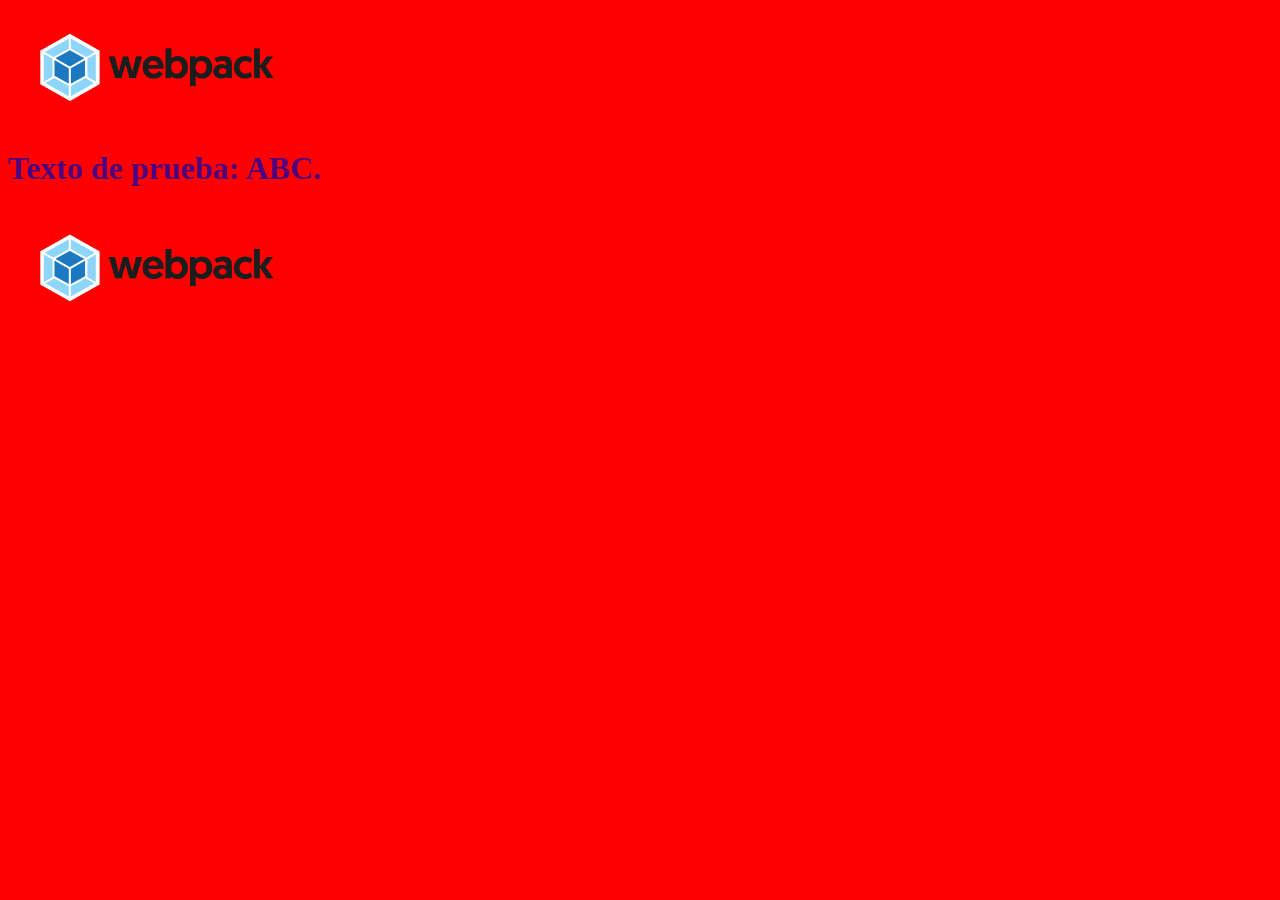
<file: docs/index.html>
<!doctype html><html lang="en"><head><meta charset="UTF-8"><meta http-equiv="X-UA-Compatible" content="IE=edge"><meta name="viewport" content="width=device-width,initial-scale=1"><title>webpack-demo</title><script defer="defer" src="main.19da9d74a0b0720c3a4b.js"></script><link href="styles.669082ce6746e3e6ca1d.css" rel="stylesheet"></head><body><img src="assets/img/webpack-logo.png" alt="webpack-logo"></body></html>
</file>
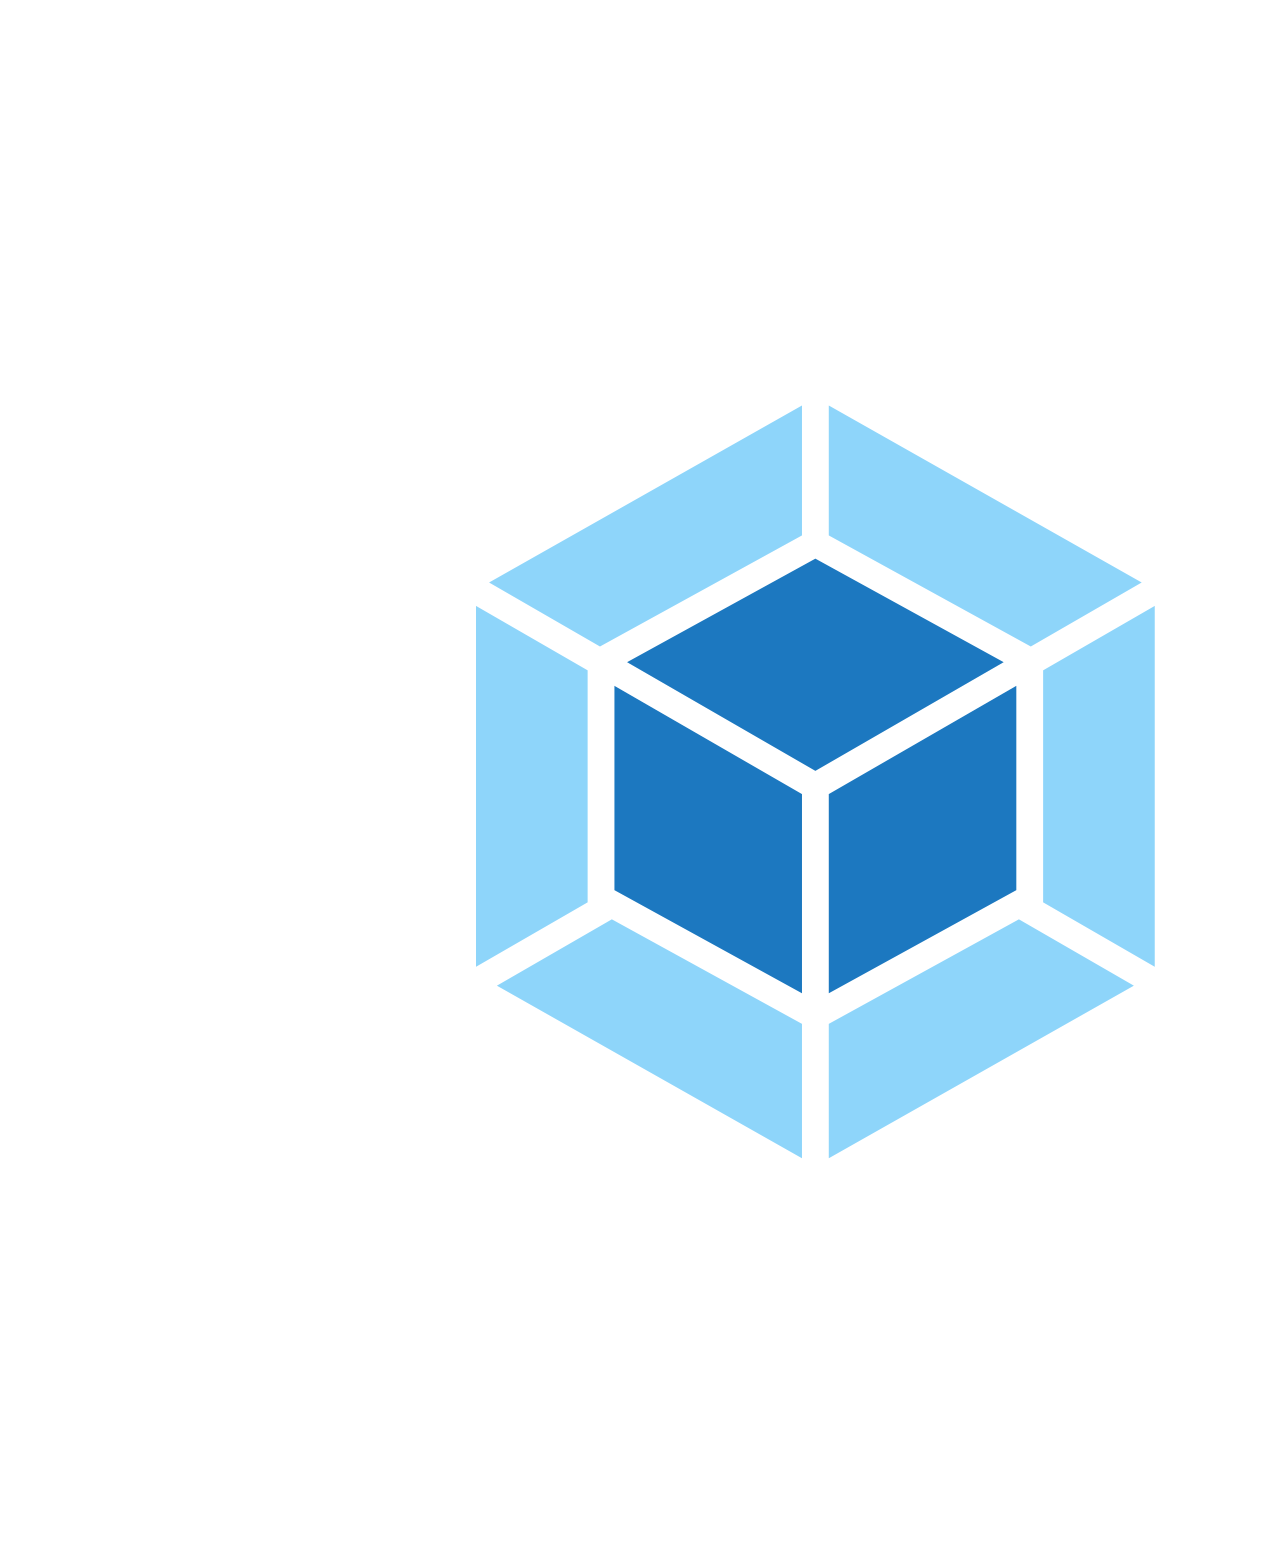
<file: src/index.html>
<!DOCTYPE html>
<html lang="en">
<head>
    <meta charset="UTF-8">
    <meta http-equiv="X-UA-Compatible" content="IE=edge">
    <meta name="viewport" content="width=device-width, initial-scale=1.0">
    <title>webpack-demo</title>
</head>
<body>
    <img src="assets/img/webpack-logo.png" alt="webpack-logo">
</body>
</html>
</file>
<file: docs/styles.669082ce6746e3e6ca1d.css>
body,html{background-color:red}img{width:300px}
</file>
